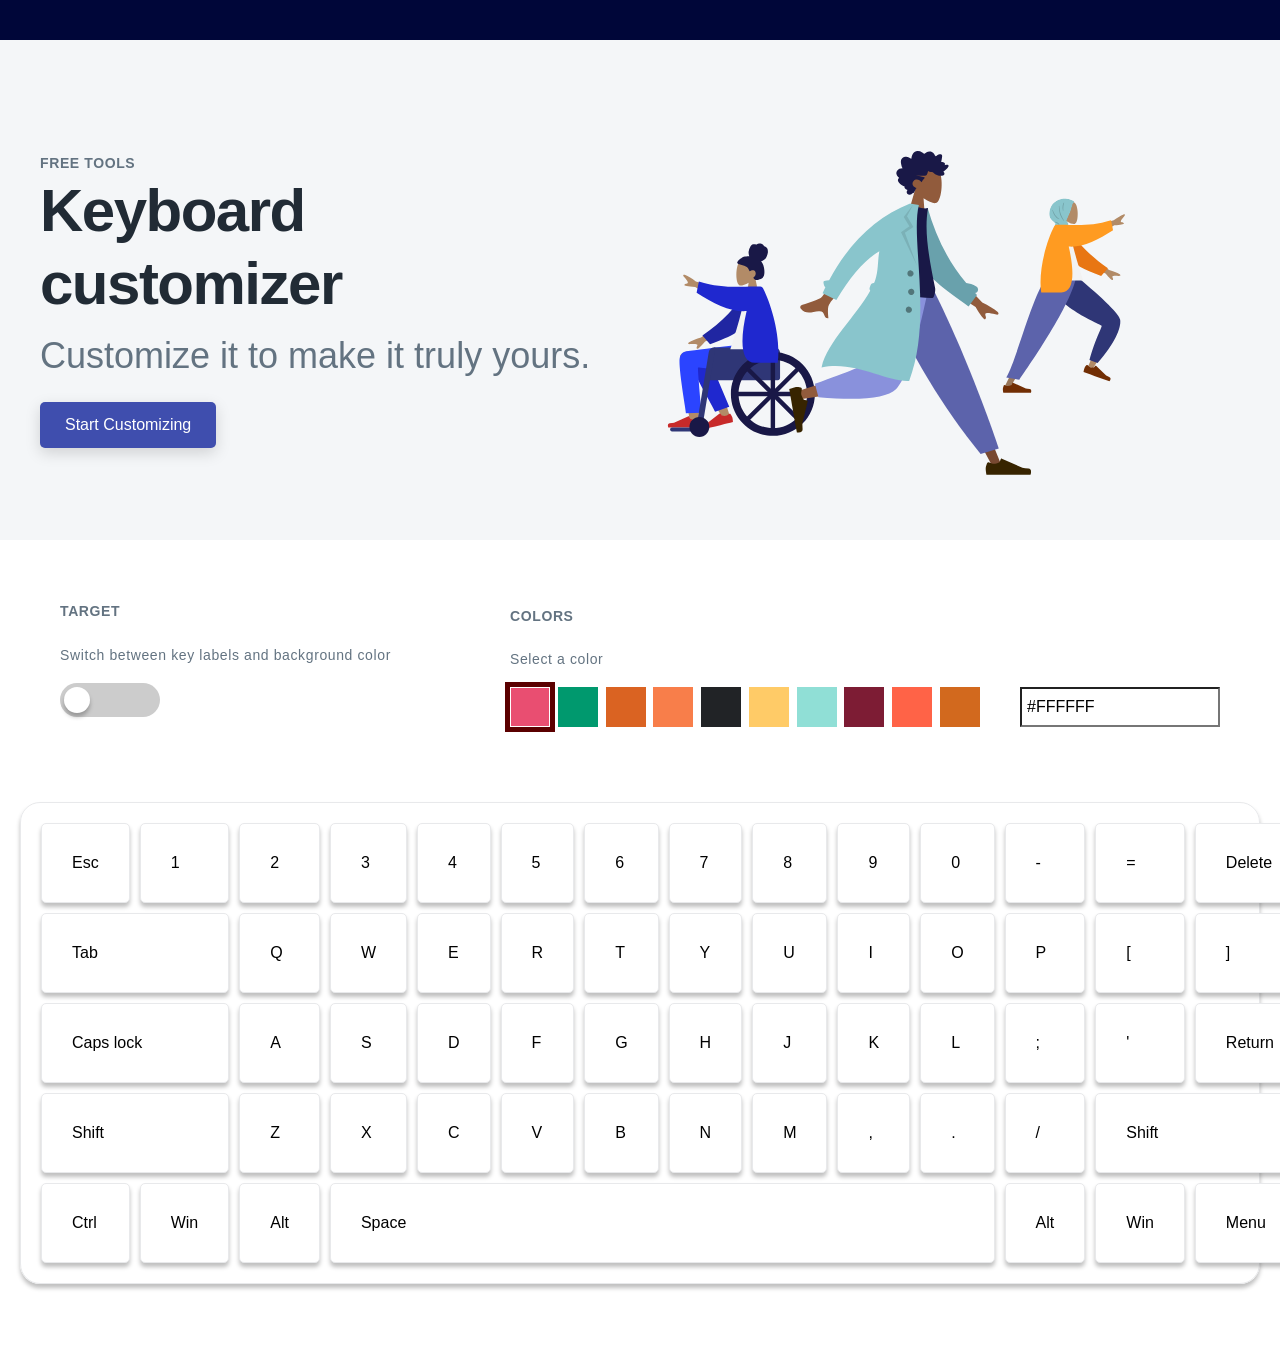
<file: index.html>
<!DOCTYPE html>
<html lang="en">
<head>
    <meta charset="UTF-8">
    <meta name="viewport" content="width=device-width, initial-scale=1.0">
    <meta http-equiv="X-UA-Compatible" content="ie=edge">
    <title>Keyboard customizer</title>
    <link rel="stylesheet" href="keyboard-customizer-style.css">
</head>
<body>
        <header class="header">

        </header>
        <section class="section hero">
            <div class="page-width">
                    <div class="hero-banner">
                            <div class="grid">
                                    <div class="grid__item medium-up--one-half small--one-whole small--text-center">
                                        <h5 class="sub-title">Free tools</h5>   
                                        <h1 class="heading">Keyboard customizer</h1>
                                        <p class="subheading">Customize it to make it truly yours.</p>
                                        <a class="btn" href="#keyboard">Start customizing</a>
                                    </div>
                                    <div class="grid__item medium-up--one-half hero-image-wrapper small--one-whole ">
                                        <img class="hero-image" src="images/banner-illustration.svg">
                                        
                                        
                                    </div>
                            </div>
                           
                       </div>

            </div>

        </section>
        <section id="#keyboard" class="section keyboard">
                <div class="page-width">
                    <div class="grid">
                            <div class="grid__item controls">
                               
                               <div class="settings-wrapper-inner grid">
                                    <div class="target grid__item medium-up--one-quarter ">
                                            <h5 class="sub-title">Target</h5>
                                            <p class="info">Switch between key labels and background color</p>
                                            <label class="switch">
                                                <input type="checkbox"  id ="switch" >
                                                <span class="slider round"></span>
                                            </label>  
                                    </div>
                                    
                                    <div class="color-settings grid__item medium-up--one-half">
                                            <h5 class="sub-title">Colors</h5>
                                            <p class="info">Select a color</p>
                                            <div class="color-wrapper">
                                                    
                                                    <div class="swatch-wrapper">
                                                            <div class="swatch color-1 selected" tabindex="0"></div>
                                                            <div class="swatch color-2" tabindex="0"> </div>
                                                            <div class="swatch color-3" tabindex="0"></div>
                                                            <div class="swatch color-4" tabindex="0"></div>
                                                            <div class="swatch color-5" tabindex="0"></div>
                                                            <div class="swatch color-6" tabindex="0"></div>
                                                            <div class="swatch color-7" tabindex="0"></div>
                                                            <div class="swatch color-8" tabindex="0"></div>
                                                            <div class="swatch color-9" tabindex="0"></div>
                                                            <div class="swatch color-10" tabindex="0"></div>
                                                    
                                                    </div>
                                            
                                                    <input class="swatch color-field color-11"  data-jscolor="{hash:true}" value="fff">
                                            </div>
                                    </div> 
                               </div>  
                            </div>
                            <div class="grid__item keyboard-wrapper one-whole " id="keyboard">
                                <div class="keyboard-inner">
                                    <div class="key key-0" tabindex="0">Esc</div>
                                    <div class="key key-1" tabindex="0">1</div>
                                    <div class="key key-2" tabindex="0">2</div>
                                    <div class="key key-3" tabindex="0">3</div>
                                    <div class="key key-4" tabindex="0">4</div>
                                    <div class="key key-5" tabindex="0">5</div>
                                    <div class="key key-6" tabindex="0">6</div>
                                    <div class="key key-7" tabindex="0">7</div>
                                    <div class="key key-8" tabindex="0">8</div>
                                    <div class="key key-9" tabindex="0">9</div>
                                    <div class="key key-10" tabindex="0">0</div>
                                    <div class="key key-11" tabindex="0">-</div>
                                    <div class="key key-12" tabindex="0">=</div>
                                    <div class="key key-13" tabindex="0">Delete</div>
                                    <div class="key key-14" tabindex="0">Tab</div>
                                    <div class="key key-15" tabindex="0">Q</div>
                                    <div class="key key-16" tabindex="0">W</div>
                                    <div class="key key-17" tabindex="0">E</div>
                                    <div class="key key-18" tabindex="0">R</div>
                                    <div class="key key-19" tabindex="0">T</div>
                                    <div class="key key-20" tabindex="0">Y</div>
                                    <div class="key key-21" tabindex="0">U</div>
                                    <div class="key key-22" tabindex="0">I</div>
                                    <div class="key key-23" tabindex="0">O</div>
                                    <div class="key key-24" tabindex="0">P</div>
                                    <div class="key key-25" tabindex="0">[</div>
                                    <div class="key key-26" tabindex="0">]</div>
                                    <div class="key key-27" tabindex="0">\</div>
                                    <div class="key key-28" tabindex="0">Caps lock</div>
                                    <div class="key key-30" tabindex="0">A</div>
                                    <div class="key key-31" tabindex="0">S</div>
                                    <div class="key key-32" tabindex="0">D</div>
                                    <div class="key key-33" tabindex="0">F</div>
                                    <div class="key key-35" tabindex="0">G</div>
                                    <div class="key key-36" tabindex="0">H</div>
                                    <div class="key key-37" tabindex="0">J</div>
                                    <div class="key key-38" tabindex="0">K</div>
                                    <div class="key key-39" tabindex="0">L</div>
                                    <div class="key key-40" tabindex="0">;</div>
                                    <div class="key key-41" tabindex="0">'</div>
                                    <div class="key key-42" tabindex="0">Return</div>
                                    <div class="key key-43" tabindex="0">Shift</div>
                                    <div class="key key-44" tabindex="0">Z</div>
                                    <div class="key key-45" tabindex="0">X</div>
                                    <div class="key key-46" tabindex="0">C</div>
                                    <div class="key key-47" tabindex="0">V</div>
                                    <div class="key key-48" tabindex="0">B</div>
                                    <div class="key key-49" tabindex="0">N</div>
                                    <div class="key key-50" tabindex="0">M</div>
                                    <div class="key key-51" tabindex="0">,</div>
                                    <div class="key key-52" tabindex="0">.</div>
                                    <div class="key key-53" tabindex="0">/</div>
                                    <div class="key key-54" tabindex="0">Shift</div>
                                    <div class="key key-56" tabindex="0">Ctrl</div>
                                    <div class="key key-57" tabindex="0">Win</div>
                                    <div class="key key-58" tabindex="0">Alt</div>
                                    <div class="key key-59" tabindex="0">Space</div>
                                    <div class="key key-60" tabindex="0">Alt</div>
                                    <div class="key key-61" tabindex="0">Win</div>
                                    <div class="key key-62" tabindex="0">Menu</div>
                                    <div class="key key-63" tabindex="0">Ctrl</div>
                                    

                                </div>

                            </div>
                    </div>
                </div>

        </section>
        <footer>

        </footer>
        <script src="js/keyboard-customizer-script.js"></script>
        <script src="js/jscolor.js"></script>
</body>
</html>
</file>
<file: keyboard-customizer-style.css>
:root{

    /* dimension */
    --mobile-width: 375px;
    --desktop-width: 1440px;

    /* Colors*/
    --color-bg:#F4F6F8;
    --color-shadow: hsl(257, 7%, 63%);
    --color-body-text: #000;
    --color-title-text: #000;
    --color-subtitle-text: #000;
    --color-primary: #3F4EAE;
    --color-secondary: #637381;
    --color-dark-blue: #000639;
   
   
    /* Font */
    --font-family: ShopifySans, Helvetica, Arial, sans-serif;;
    --font-size: 16px;
    --font-weight-dark:700;
    --font-weight-light:500;
    --font-size-key: 0.3rem;

}


footer,
  header {
    display: block;
  }


html,
body,
p,
h1,
h2,
h3,
h4{
    margin: 0;
    padding: 0;
}

*,
*::before,
*::after {
  box-sizing: border-box;
}


body{
    font-family: var(--font-family);
    font-size: var(--font-size);

}



img{
    border: 0;
    width: 100%;
    height: 100%;
    max-width: 100%;
    max-height: 100%;
}

.full-width, .section{ 
    height: 100%;
    width: 100%;
   
    
  }

.page-width{
    display: block;
    max-width: var(--desktop-width);
    margin: 0 auto;
    padding: 0 20px 0 20px;
    
    
}

@media screen and (max-width: 590px) {
    .page-width{
        max-width: var(--mobile-width);
        padding: 0 20px 0 20px;
       
    }
}

.text-center{
    text-align: center 
}
@media screen and (min-width: 749px) {
    .medium-up--text-center{
        text-align: center !important
    }

}
@media screen and (max-width: 590px) {
    .small--text-center{
        text-align: center !important;
    }

}


.text-left{
    text-align: left !important;
}
@media screen and (min-width: 749px) {
    .medium-up--text-left{
        text-align: left !important;
    }

}
@media screen and (max-width: 590px) {
    .small--text-left{
        text-align: left !important;
    }

}


.text-right{
    text-align: right !important;
}
@media screen and (min-width: 749px) {
    .medium-up--text-right{
        text-align: right !important;
    }

}
@media screen and (max-width: 590px) {
    .small--text-right{
        text-align: right !important;
    }

}

.show{
  display: block !important;
}

.hide{
    display:none !important;
}
@media screen and (max-width: 590px) {
    .small--hide{
        display:none !important;
    }

}
@media screen and (min-width: 750px) {
    .medium-up--hide{
        display:none !important;
    }

}

.btn{
    display: inline-block;
      width: auto;
      text-decoration: none;
      text-align: center;
      vertical-align: middle;
      cursor: pointer;
     
      border-radius: 5px;
      background-color: var(--color-primary);
      padding: 14px 25px;
      box-shadow: 0 5px 15px 0 rgba(0,0,0,0.15);
      color: #ffffff;
      font-family: var(--font-primary);
      font-style: normal;
      border: 0;
      text-transform: capitalize;
      line-height: 1.133;
      white-space: normal;
      font-size: 1em;
      font-weight: var(--font-weight-light);
      margin-top: 1.5625em;
    }
    .grid{
        display: flex;
        flex-wrap: wrap;
        justify-content: center;
        align-items: center;
    }
     
    .grid__item {
        padding: 20px;  
        flex:1 1 100%;
        
        
      }
      @media screen and (min-width: 750px) {

        .medium-up--one-whole {
            flex:1 1 100%;
          }
        .medium-up--three-fifths{
            flex:1 1 60%;
        }
        .medium-up--one-half {
            flex:1 1 50%;
        }
    
        .medium-up--one-third {
            flex:1 1 33%;
        }
    
        .medium-up--one-quarter {
            flex:1 1 25%;
        }
    
        .medium-up--one-fifth {
            flex:1 1 20%;
        }
    
    }
.header{
    background-color: var(--color-dark-blue);
    width: 100%;
    padding: 20px;
}
      .hero{
       background-color: var(--color-bg);
      }

      .hero-banner{
          padding: 50px 0 50px 0;
      }
      h5.sub-title{
          text-transform: uppercase;
          color:var(--color-secondary);
          margin-bottom: 0.20em;
          letter-spacing: 0.04375em;
          font-size: 0.875em;
      
      }
      h1.heading{
        font-size: 3.75em;
        color: #212b35;
        line-height: 1.2222222222;
        font-family: ShopifySans, Helvetica, Arial, sans-serif;
        letter-spacing: -0.025em;
        margin-bottom: 0.25em;
      }

      p.subheading{
        color: #637381;
        font-weight: var(--font-weight-light);
        font-size: 2.25em;
        font-family: ShopifySans, Helvetica, Arial, sans-serif;
      }
      @media screen and (min-width: 749px) {
        .hero-image-wrapper{
    
            position: relative;
            top: 10px;
            right: 50px;
            height: 400px;
        }
    }
      
      .switch {
        position: relative;
        display: inline-block;
        width: 60px;
        height: 34px;
        margin-bottom: 25px;
      }
      .switch input { 
        opacity: 0;
        width: 0;
        height: 0;
      }
      
      .slider {
        position: absolute;
        cursor: pointer;
        top: 0;
        left: 0;
        right: 0;
        bottom: 0;
        width: 100px;
        background-color: #ccc;
        -webkit-transition: .4s;
        transition: .4s;
      }
      .slider:before {
        position: absolute;
        content: "";
        height: 26px;
        width: 26px;
        left: 4px;
        bottom: 4px;
        background-color: white;
        -webkit-transition: .4s;
        transition: .4s;
        box-shadow: 0px 4px 4px rgba(0, 0, 0, 0.25);
      }
      input:checked + .slider {
        background-color: #606EC6;
      }
      input:focus + .slider {
        box-shadow: 0 0 1px  rgba(0, 0, 0, 0.25);
      }
      input:checked + .slider:before {
        -webkit-transform: translateX(100px);
        -ms-transform: translateX(100px);
        transform: translateX(65px);
      }
      
      
      
/* Rounded sliders */
.slider.round {
    border-radius: 34px;
  }
  
  .slider.round:before {
    border-radius: 50%;
  }

      .section.keyboard{
          margin-bottom: 50px;
      }

      .keyboard-wrapper{
        width: 100vw;
	
      }
      .keyboard-inner{
          padding: 20px 20px;
         
          border: 1px solid #E8E9EB;
          border-radius: 20px;
          box-shadow: 0px 4px 4px rgba(0, 0, 0, 0.25);
          
      }

      .keyboard-inner{
        display: grid;
        //grid-template-columns: repeat(auto-fit, minmax(1fr, 1fr));
        grid-template-columns: repeat(auto-fit, minmax(250px, 1fr));
       //grid-template-columns: repeat(auto-fit, 15, 1fr);
        grid-column-gap:10px;
        grid-row-gap:10px;
        
      }

      .settings-controls{
        margin-top: 50px;
          margin-bottom: 0px;
      }
      
        .info{
            
            color:var(--color-secondary);
         
            letter-spacing: 0.04375em;
            font-size: 0.875em;
            margin-bottom: 20px ;
        }
        .settings-controls h3{
            color:var(--color-secondary);
            margin-bottom: 0.75em;
            letter-spacing: 0.04375em;
            font-size: 1.475em;
            margin-bottom: 20px ;
        }
        .target h5, .color-settings h5{
            margin-bottom: 1.95em;
        }
        .color-settings, .target{
            min-height: 100px;
        }
        .swatch-wrapper{
            display: flex;
            justify-content: space-between;
            flex-wrap: wrap;
            align-items: flex-end;
            width: 70%;
        }
        .color-field{
                width: 200px !important;
                font-size: 16px;
                padding: 5px;
                margin-left: 40px;
        }
        @media screen and (max-width: 590px) {
                    .color-field{
                        width: 100% !important;
                        margin-top: 30px;
                        margin-left: 0px;
                }
                .swatch-wrapper{
                   
                    width: 100%;
                }

        }
        .swatch{
           width: 40px;
           height: 40px;
           cursor: pointer;
           margin-bottom: 10px;
        }

        .swatch:hover{
            outline:5px solid #5B0000;
            border: 1px solid #fff;
            
        }
        .color-wrapper{
            display: flex;
            justify-content: space-between;
        }
        @media screen and (max-width: 590px) {
            .color-wrapper{
                display: flex;
                flex-direction: column;
                justify-content: space-between;
            }
        }
        .selected{
            outline:5px solid #5B0000;
            border: 1px solid #fff;
            
        }
        .color-1{
            background-color: #E94E71;
            

        }
        .color-2{
            background-color: #00996E;

        }
        .color-3{
            background-color: #DA6322;

        }
        .color-4{
            background-color: #F87E4A;

        }
        .color-5{
            background-color: #212326;

        }
        .color-6{
            background-color: #FFCB67;

        }
        .color-7{
            background-color: #90DFD6;

        }
        .color-8{
            background-color: #7D1C34;

        }
        .color-9{
            background-color: tomato;

        }
        .color-10{
            background-color: chocolate;

        }
        .color-11{
            background-color: #ffffff;
           

        }
      .key{
          padding:30px;
          background-color: #fff;
          border: 1px solid #E8E9EB;
          border-radius: 5px;
          box-shadow: 0px 4px 4px rgba(0, 0, 0, 0.25);
          cursor: pointer;
          transition: all ease-out .1s;
      }
      @media screen and (max-width: 590px) {
        .key{
            padding:3px;
            font-size: 9px;
        }
       

          

    }
      .key.noshadow{
        box-shadow: none;

      }
      .key:hover{
          
          background-color: #E8E9EB;
          
         
      }

      .key-13, .key-42 {
        grid-column: 14 / span 2;
      }
      .key-54{
        grid-column: 13 / span 3;  
      }
      .key-14, .key-28, .key-43{
          grid-column: 1 / span 2;
      }
      .key-59{
          grid-column: 4 /span 8;
      }
</file>
